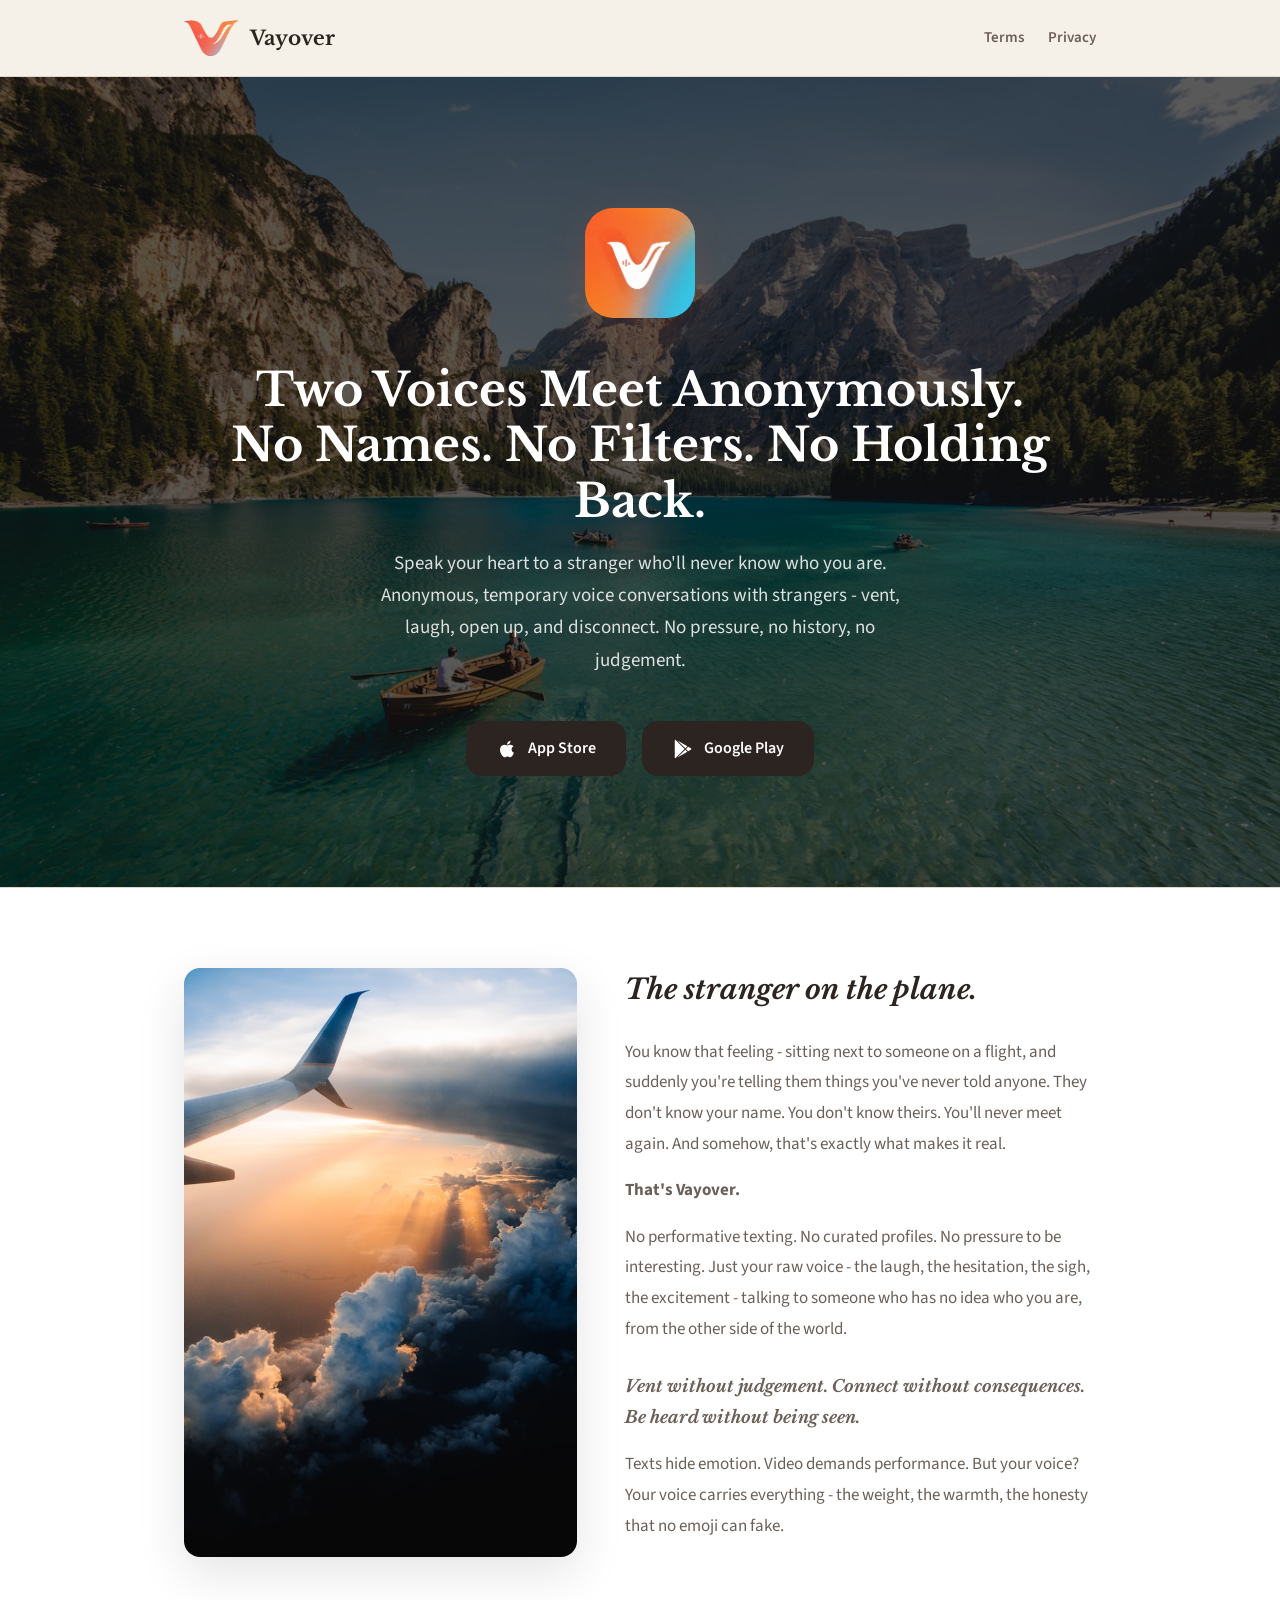
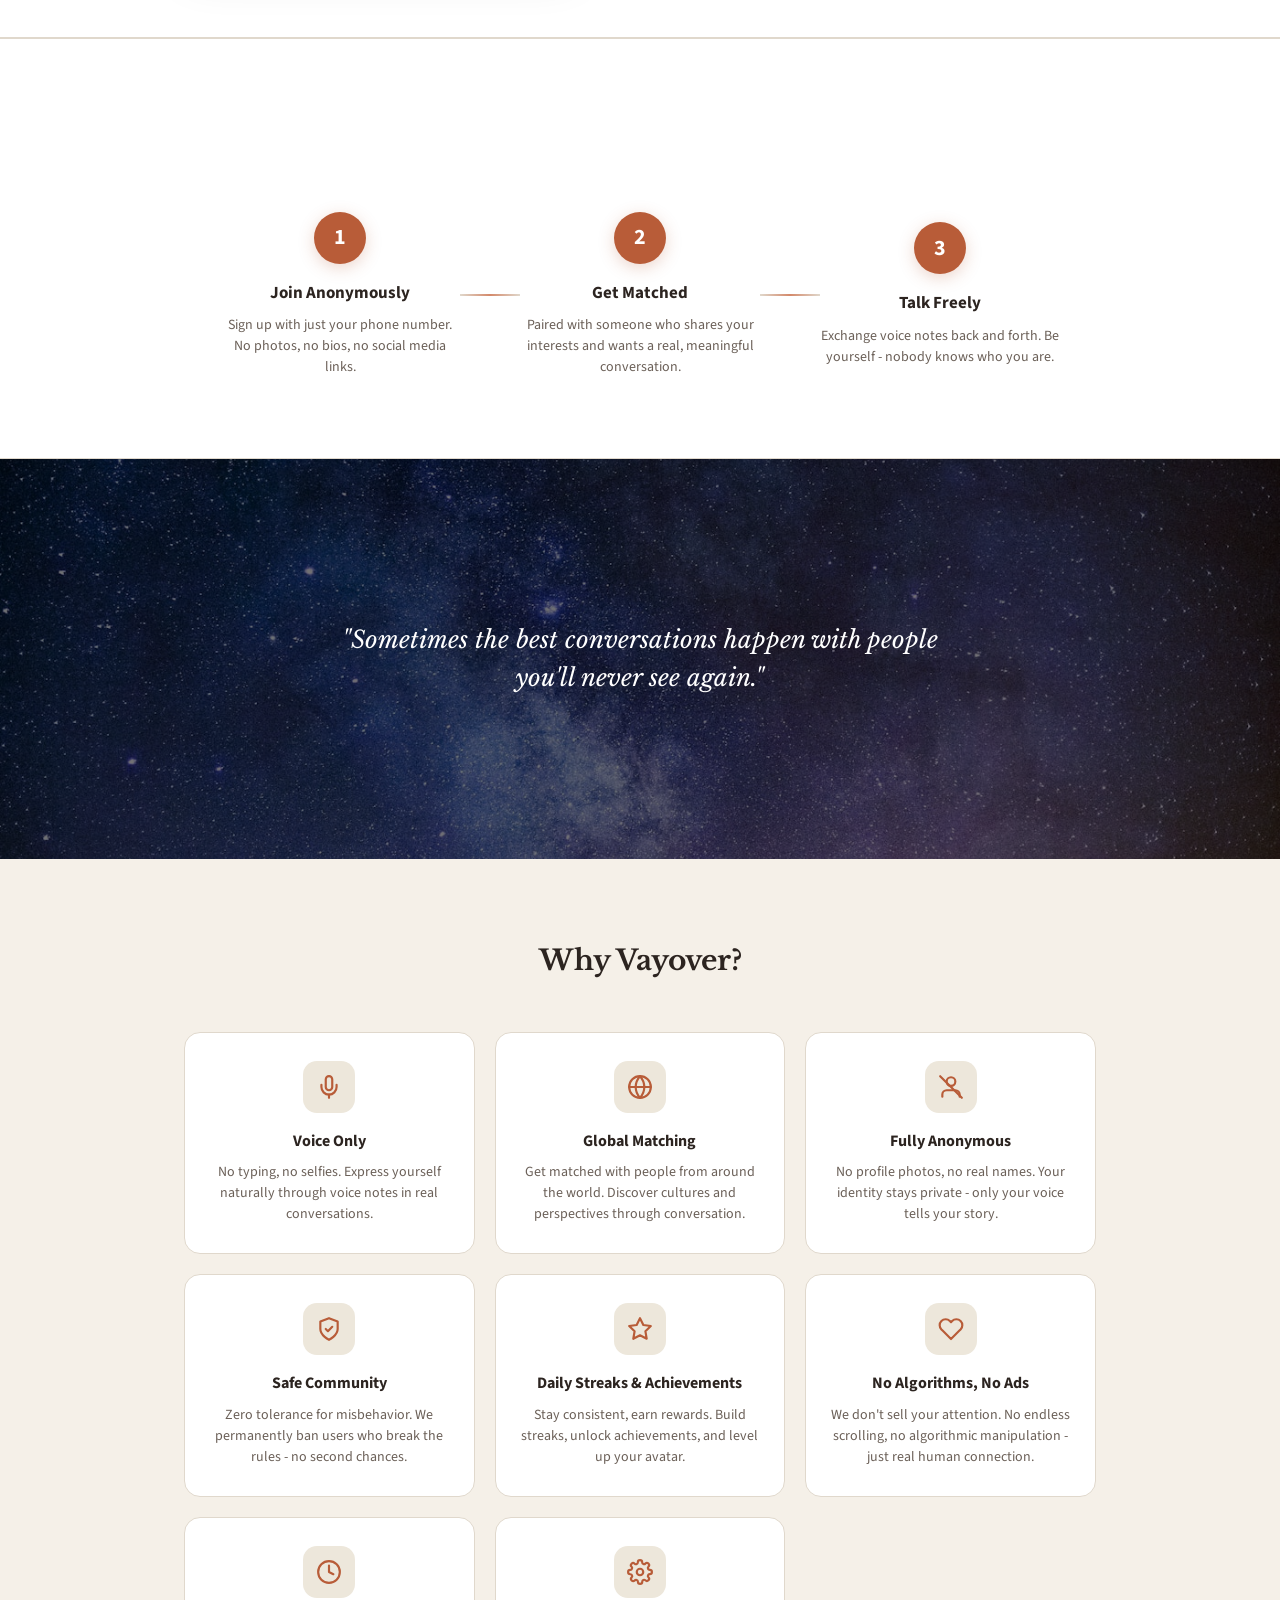
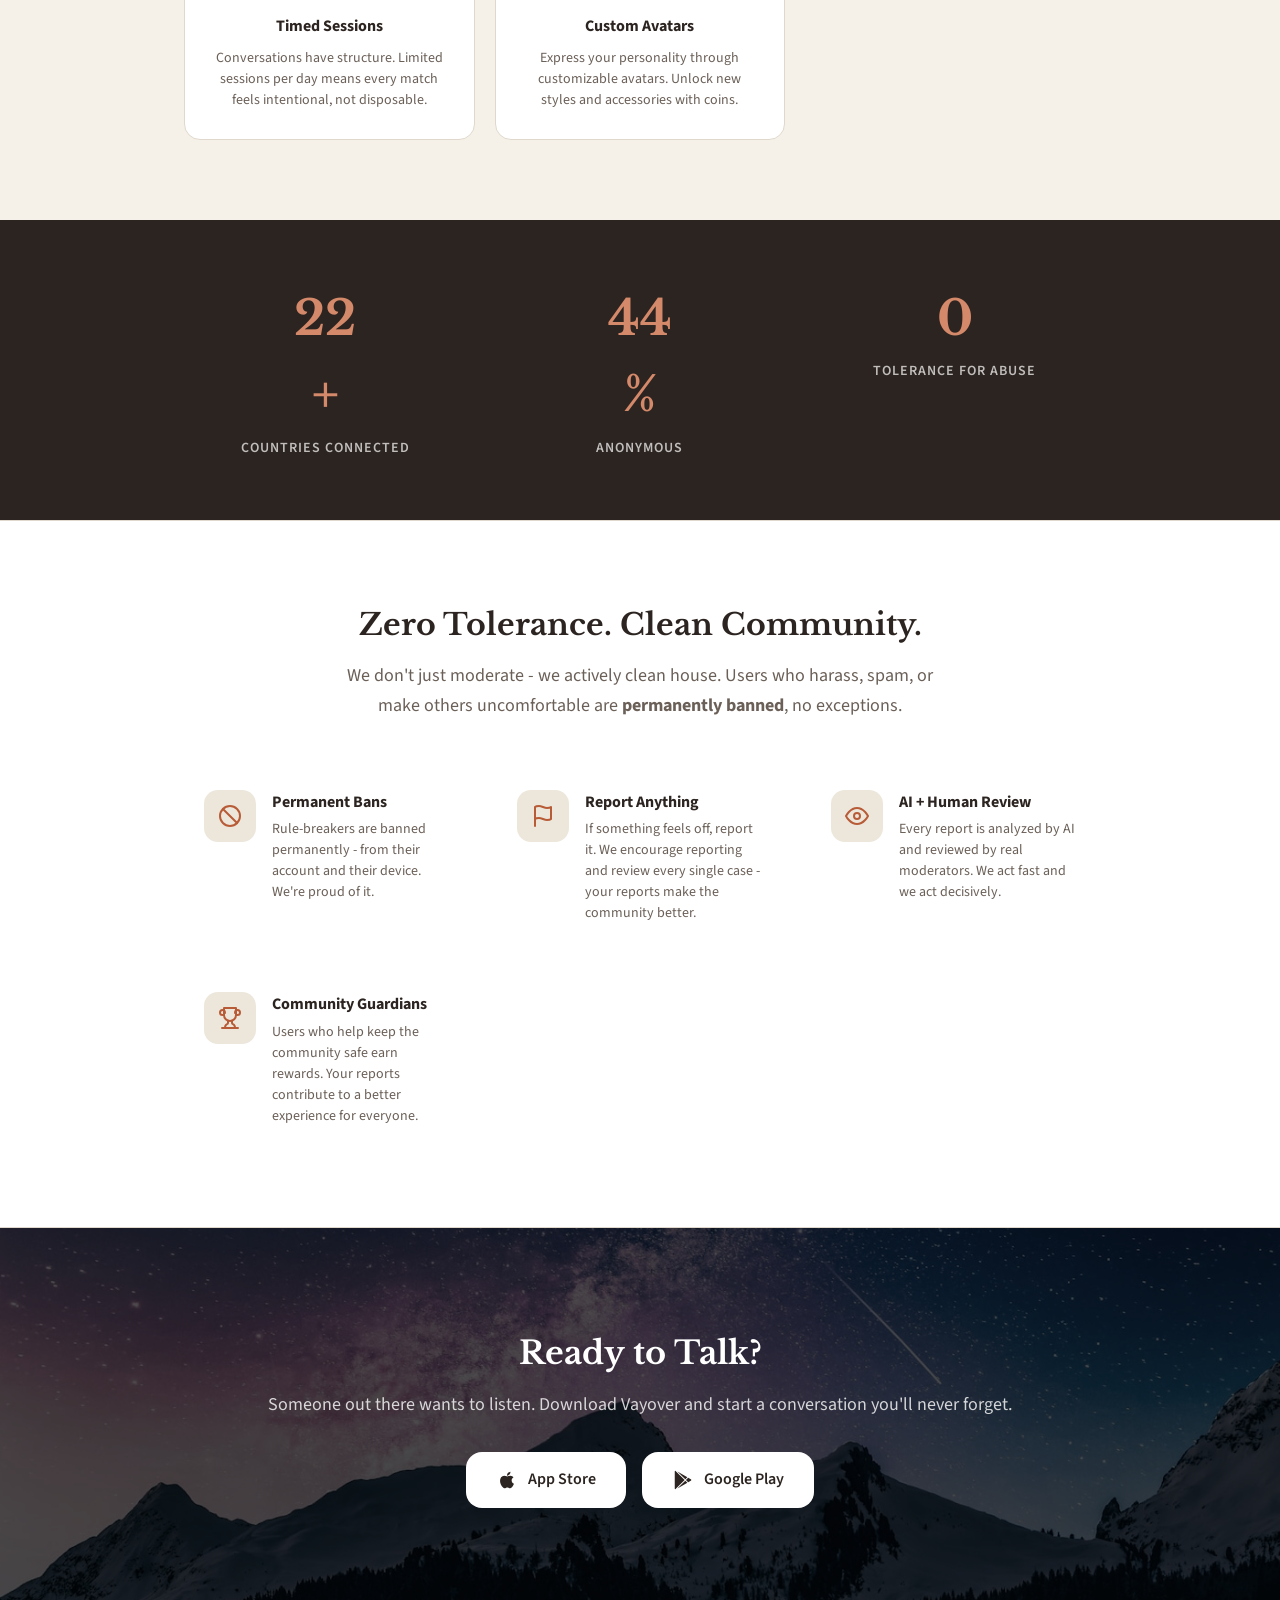
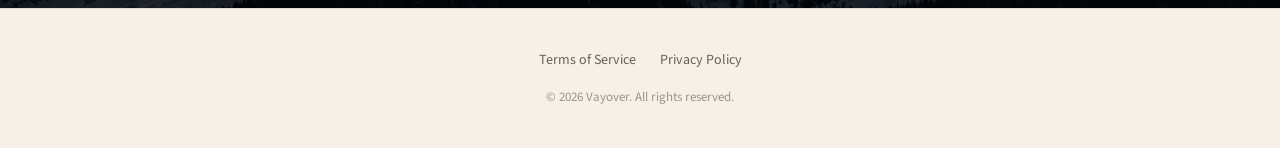
<file: index.html>
<!DOCTYPE html>
<html lang="en">
<head>
  <meta charset="UTF-8">
  <meta name="viewport" content="width=device-width, initial-scale=1.0">
  <title>Vayover - Voice-based Anonymous Conversations</title>
  <meta name="description" content="Anonymous voice conversations with strangers. Vent, laugh, open up - no names, no judgement.">
  <link rel="icon" href="assets/icon.png" type="image/png">
  <link rel="stylesheet" href="assets/style.css">
</head>
<body>

  <nav class="nav">
    <div class="container">
      <a href="/" class="nav-brand">
        <img src="assets/logo.png" alt="Vayover">
        <span>Vayover</span>
      </a>
      <ul class="nav-links">
        <li><a href="terms.html">Terms</a></li>
        <li><a href="privacy.html">Privacy</a></li>
      </ul>
    </div>
  </nav>

  <!-- Hero with background image -->
  <section class="hero">
    <div class="hero-bg">
      <img src="assets/images/hero-bg.jpg" alt="" loading="eager">
    </div>
    <div class="container hero-content">
      <img src="assets/icon.png" alt="Vayover" class="hero-icon">
      <h1 class="fade-up">Two Voices Meet Anonymously.<br>No Names. No Filters. No Holding Back.</h1>
      <p class="fade-up delay-1">Speak your heart to a stranger who'll never know who you are. Anonymous, temporary voice conversations with strangers - vent, laugh, open up, and disconnect. No pressure, no history, no judgement.</p>
      <div class="hero-buttons fade-up delay-2">
        <a href="#" class="btn btn-primary">
          <svg viewBox="0 0 24 24" fill="currentColor"><path d="M17.05 20.28c-.98.95-2.05.8-3.08.35-1.09-.46-2.09-.48-3.24 0-1.44.62-2.2.44-3.06-.35C2.79 15.25 3.51 7.59 9.05 7.31c1.35.07 2.29.74 3.08.8 1.18-.24 2.31-.93 3.57-.84 1.51.12 2.65.72 3.4 1.8-3.12 1.87-2.38 5.98.48 7.13-.57 1.5-1.31 2.99-2.54 4.09zM12.03 7.25c-.15-2.23 1.66-4.07 3.74-4.25.29 2.58-2.34 4.5-3.74 4.25z"/></svg>
          App Store
        </a>
        <a href="#" class="btn btn-primary">
          <svg viewBox="0 0 24 24" fill="currentColor"><path d="M3.609 1.814L13.792 12 3.61 22.186a.996.996 0 0 1-.61-.92V2.734a1 1 0 0 1 .609-.92zm10.89 10.893l2.302 2.302-10.937 6.333 8.635-8.635zm3.199-3.198l2.807 1.626a1 1 0 0 1 0 1.73l-2.808 1.626L15.206 12l2.492-2.491zM5.864 2.658L16.802 8.99l-2.303 2.303-8.635-8.636z"/></svg>
          Google Play
        </a>
      </div>
    </div>
  </section>

  <!-- Philosophy with side image -->
  <section class="philosophy">
    <div class="container philosophy-layout">
      <div class="philosophy-image scroll-reveal">
        <img src="assets/images/airplane-window.jpg" alt="Airplane window view">
      </div>
      <div class="philosophy-content scroll-reveal">
        <h2>The stranger on the plane.</h2>
        <p>You know that feeling - sitting next to someone on a flight, and suddenly you're telling them things you've never told anyone. They don't know your name. You don't know theirs. You'll never meet again. And somehow, that's exactly what makes it real.</p>
        <p><strong>That's Vayover.</strong></p>
        <p>No performative texting. No curated profiles. No pressure to be interesting. Just your raw voice - the laugh, the hesitation, the sigh, the excitement - talking to someone who has no idea who you are, from the other side of the world.</p>
        <p class="philosophy-highlight">Vent without judgement. Connect without consequences. Be heard without being seen.</p>
        <p>Texts hide emotion. Video demands performance. But your voice? Your voice carries everything - the weight, the warmth, the honesty that no emoji can fake.</p>
      </div>
    </div>
  </section>

  <!-- How it works -->
  <section class="how-it-works">
    <div class="container">
      <h2 class="scroll-reveal">How It Works</h2>
      <div class="steps">
        <div class="step scroll-reveal">
          <div class="step-number">1</div>
          <h3>Join Anonymously</h3>
          <p>Sign up with just your phone number. No photos, no bios, no social media links.</p>
        </div>
        <div class="step-connector scroll-reveal"></div>
        <div class="step scroll-reveal">
          <div class="step-number">2</div>
          <h3>Get Matched</h3>
          <p>Paired with someone who shares your interests and wants a real, meaningful conversation.</p>
        </div>
        <div class="step-connector scroll-reveal"></div>
        <div class="step scroll-reveal">
          <div class="step-number">3</div>
          <h3>Talk Freely</h3>
          <p>Exchange voice notes back and forth. Be yourself - nobody knows who you are.</p>
        </div>
      </div>
    </div>
  </section>

  <!-- Visual break - full width image -->
  <section class="image-break">
    <img src="assets/images/night-sky.jpg" alt="Night sky">
    <div class="image-break-overlay">
      <p class="scroll-reveal">"Sometimes the best conversations happen with people you'll never see again."</p>
    </div>
  </section>

  <!-- Features -->
  <section class="features">
    <div class="container">
      <h2 class="scroll-reveal">Why Vayover?</h2>
      <div class="features-grid">
        <div class="feature-card scroll-reveal">
          <div class="icon"><svg viewBox="0 0 24 24" fill="none" stroke="currentColor" stroke-width="2" stroke-linecap="round" stroke-linejoin="round"><path d="M12 2a3 3 0 0 0-3 3v7a3 3 0 0 0 6 0V5a3 3 0 0 0-3-3z"/><path d="M19 10v2a7 7 0 0 1-14 0v-2"/><line x1="12" y1="19" x2="12" y2="22"/></svg></div>
          <h3>Voice Only</h3>
          <p>No typing, no selfies. Express yourself naturally through voice notes in real conversations.</p>
        </div>
        <div class="feature-card scroll-reveal">
          <div class="icon"><svg viewBox="0 0 24 24" fill="none" stroke="currentColor" stroke-width="2" stroke-linecap="round" stroke-linejoin="round"><circle cx="12" cy="12" r="10"/><line x1="2" y1="12" x2="22" y2="12"/><path d="M12 2a15.3 15.3 0 0 1 4 10 15.3 15.3 0 0 1-4 10 15.3 15.3 0 0 1-4-10 15.3 15.3 0 0 1 4-10z"/></svg></div>
          <h3>Global Matching</h3>
          <p>Get matched with people from around the world. Discover cultures and perspectives through conversation.</p>
        </div>
        <div class="feature-card scroll-reveal">
          <div class="icon"><svg viewBox="0 0 24 24" fill="none" stroke="currentColor" stroke-width="2" stroke-linecap="round" stroke-linejoin="round"><path d="M20 21v-2a4 4 0 0 0-4-4H8a4 4 0 0 0-4 4v2"/><circle cx="12" cy="7" r="4"/><line x1="2" y1="2" x2="22" y2="22"/></svg></div>
          <h3>Fully Anonymous</h3>
          <p>No profile photos, no real names. Your identity stays private - only your voice tells your story.</p>
        </div>
        <div class="feature-card scroll-reveal">
          <div class="icon"><svg viewBox="0 0 24 24" fill="none" stroke="currentColor" stroke-width="2" stroke-linecap="round" stroke-linejoin="round"><path d="M12 22s8-4 8-10V5l-8-3-8 3v7c0 6 8 10 8 10z"/><polyline points="9 12 11 14 15 10"/></svg></div>
          <h3>Safe Community</h3>
          <p>Zero tolerance for misbehavior. We permanently ban users who break the rules - no second chances.</p>
        </div>
        <div class="feature-card scroll-reveal">
          <div class="icon"><svg viewBox="0 0 24 24" fill="none" stroke="currentColor" stroke-width="2" stroke-linecap="round" stroke-linejoin="round"><polygon points="12 2 15.09 8.26 22 9.27 17 14.14 18.18 21.02 12 17.77 5.82 21.02 7 14.14 2 9.27 8.91 8.26 12 2"/></svg></div>
          <h3>Daily Streaks & Achievements</h3>
          <p>Stay consistent, earn rewards. Build streaks, unlock achievements, and level up your avatar.</p>
        </div>
        <div class="feature-card scroll-reveal">
          <div class="icon"><svg viewBox="0 0 24 24" fill="none" stroke="currentColor" stroke-width="2" stroke-linecap="round" stroke-linejoin="round"><path d="M20.84 4.61a5.5 5.5 0 0 0-7.78 0L12 5.67l-1.06-1.06a5.5 5.5 0 0 0-7.78 7.78l1.06 1.06L12 21.23l7.78-7.78 1.06-1.06a5.5 5.5 0 0 0 0-7.78z"/></svg></div>
          <h3>No Algorithms, No Ads</h3>
          <p>We don't sell your attention. No endless scrolling, no algorithmic manipulation - just real human connection.</p>
        </div>
        <div class="feature-card scroll-reveal">
          <div class="icon"><svg viewBox="0 0 24 24" fill="none" stroke="currentColor" stroke-width="2" stroke-linecap="round" stroke-linejoin="round"><circle cx="12" cy="12" r="10"/><polyline points="12 6 12 12 16 14"/></svg></div>
          <h3>Timed Sessions</h3>
          <p>Conversations have structure. Limited sessions per day means every match feels intentional, not disposable.</p>
        </div>
        <div class="feature-card scroll-reveal">
          <div class="icon"><svg viewBox="0 0 24 24" fill="none" stroke="currentColor" stroke-width="2" stroke-linecap="round" stroke-linejoin="round"><circle cx="12" cy="12" r="3"/><path d="M19.4 15a1.65 1.65 0 0 0 .33 1.82l.06.06a2 2 0 0 1-2.83 2.83l-.06-.06a1.65 1.65 0 0 0-1.82-.33 1.65 1.65 0 0 0-1 1.51V21a2 2 0 0 1-4 0v-.09a1.65 1.65 0 0 0-1.08-1.51 1.65 1.65 0 0 0-1.82.33l-.06.06a2 2 0 0 1-2.83-2.83l.06-.06a1.65 1.65 0 0 0 .33-1.82 1.65 1.65 0 0 0-1.51-1H3a2 2 0 0 1 0-4h.09a1.65 1.65 0 0 0 1.51-1.08 1.65 1.65 0 0 0-.33-1.82l-.06-.06a2 2 0 0 1 2.83-2.83l.06.06a1.65 1.65 0 0 0 1.82.33H9a1.65 1.65 0 0 0 1-1.51V3a2 2 0 0 1 4 0v.09a1.65 1.65 0 0 0 1.08 1.51 1.65 1.65 0 0 0 1.82-.33l.06-.06a2 2 0 0 1 2.83 2.83l-.06.06a1.65 1.65 0 0 0-.33 1.82V9a1.65 1.65 0 0 0 1.51 1H21a2 2 0 0 1 0 4h-.09a1.65 1.65 0 0 0-1.51 1.08z"/></svg></div>
          <h3>Custom Avatars</h3>
          <p>Express your personality through customizable avatars. Unlock new styles and accessories with coins.</p>
        </div>
      </div>
    </div>
  </section>

  <!-- Stats / Social Proof -->
  <section class="stats-section">
    <div class="container">
      <div class="stats-grid">
        <div class="stat scroll-reveal">
          <span class="stat-number" data-target="50">0</span><span class="stat-suffix">+</span>
          <span class="stat-label">Countries Connected</span>
        </div>
        <div class="stat scroll-reveal">
          <span class="stat-number" data-target="100">0</span><span class="stat-suffix">%</span>
          <span class="stat-label">Anonymous</span>
        </div>
        <div class="stat scroll-reveal">
          <span class="stat-number" data-target="0">0</span><span class="stat-suffix"></span>
          <span class="stat-label">Tolerance for Abuse</span>
        </div>
      </div>
    </div>
  </section>

  <!-- Safety Banner -->
  <section class="safety-banner">
    <div class="container">
      <h2 class="scroll-reveal">Zero Tolerance. Clean Community.</h2>
      <p class="safety-lead scroll-reveal">We don't just moderate - we actively clean house. Users who harass, spam, or make others uncomfortable are <strong>permanently banned</strong>, no exceptions.</p>
      <div class="safety-points">
        <div class="safety-point scroll-reveal">
          <span class="safety-icon"><svg viewBox="0 0 24 24" fill="none" stroke="currentColor" stroke-width="2" stroke-linecap="round" stroke-linejoin="round"><circle cx="12" cy="12" r="10"/><line x1="4.93" y1="4.93" x2="19.07" y2="19.07"/></svg></span>
          <div>
            <h4>Permanent Bans</h4>
            <p>Rule-breakers are banned permanently - from their account and their device. We're proud of it.</p>
          </div>
        </div>
        <div class="safety-point scroll-reveal">
          <span class="safety-icon"><svg viewBox="0 0 24 24" fill="none" stroke="currentColor" stroke-width="2" stroke-linecap="round" stroke-linejoin="round"><path d="M4 15s1-1 4-1 5 2 8 2 4-1 4-1V3s-1 1-4 1-5-2-8-2-4 1-4 1z"/><line x1="4" y1="22" x2="4" y2="15"/></svg></span>
          <div>
            <h4>Report Anything</h4>
            <p>If something feels off, report it. We encourage reporting and review every single case - your reports make the community better.</p>
          </div>
        </div>
        <div class="safety-point scroll-reveal">
          <span class="safety-icon"><svg viewBox="0 0 24 24" fill="none" stroke="currentColor" stroke-width="2" stroke-linecap="round" stroke-linejoin="round"><path d="M1 12s4-8 11-8 11 8 11 8-4 8-11 8-11-8-11-8z"/><circle cx="12" cy="12" r="3"/></svg></span>
          <div>
            <h4>AI + Human Review</h4>
            <p>Every report is analyzed by AI and reviewed by real moderators. We act fast and we act decisively.</p>
          </div>
        </div>
        <div class="safety-point scroll-reveal">
          <span class="safety-icon"><svg viewBox="0 0 24 24" fill="none" stroke="currentColor" stroke-width="2" stroke-linecap="round" stroke-linejoin="round"><path d="M6 9H4.5a2.5 2.5 0 0 1 0-5C7 4 7 7 7 7"/><path d="M18 9h1.5a2.5 2.5 0 0 0 0-5C17 4 17 7 17 7"/><path d="M4 22h16"/><path d="M10 14.66V17c0 .55-.47.98-.97 1.21C7.85 18.75 7 20.24 7 22"/><path d="M14 14.66V17c0 .55.47.98.97 1.21C16.15 18.75 17 20.24 17 22"/><path d="M18 2H6v7a6 6 0 0 0 12 0V2Z"/></svg></span>
          <div>
            <h4>Community Guardians</h4>
            <p>Users who help keep the community safe earn rewards. Your reports contribute to a better experience for everyone.</p>
          </div>
        </div>
      </div>
    </div>
  </section>

  <!-- Final CTA with background -->
  <section class="cta-section">
    <div class="cta-bg">
      <img src="assets/images/mountains.jpg" alt="">
    </div>
    <div class="container cta-content">
      <h2 class="scroll-reveal">Ready to Talk?</h2>
      <p class="scroll-reveal">Someone out there wants to listen. Download Vayover and start a conversation you'll never forget.</p>
      <div class="hero-buttons scroll-reveal">
        <a href="#" class="btn btn-light">
          <svg viewBox="0 0 24 24" fill="currentColor"><path d="M17.05 20.28c-.98.95-2.05.8-3.08.35-1.09-.46-2.09-.48-3.24 0-1.44.62-2.2.44-3.06-.35C2.79 15.25 3.51 7.59 9.05 7.31c1.35.07 2.29.74 3.08.8 1.18-.24 2.31-.93 3.57-.84 1.51.12 2.65.72 3.4 1.8-3.12 1.87-2.38 5.98.48 7.13-.57 1.5-1.31 2.99-2.54 4.09zM12.03 7.25c-.15-2.23 1.66-4.07 3.74-4.25.29 2.58-2.34 4.5-3.74 4.25z"/></svg>
          App Store
        </a>
        <a href="#" class="btn btn-light">
          <svg viewBox="0 0 24 24" fill="currentColor"><path d="M3.609 1.814L13.792 12 3.61 22.186a.996.996 0 0 1-.61-.92V2.734a1 1 0 0 1 .609-.92zm10.89 10.893l2.302 2.302-10.937 6.333 8.635-8.635zm3.199-3.198l2.807 1.626a1 1 0 0 1 0 1.73l-2.808 1.626L15.206 12l2.492-2.491zM5.864 2.658L16.802 8.99l-2.303 2.303-8.635-8.636z"/></svg>
          Google Play
        </a>
      </div>
    </div>
  </section>

  <footer class="footer">
    <div class="container">
      <div class="footer-links">
        <a href="terms.html">Terms of Service</a>
        <a href="privacy.html">Privacy Policy</a>
      </div>
      <p class="footer-copy">&copy; 2026 Vayover. All rights reserved.</p>
    </div>
  </footer>

  <script>
    // Scroll reveal animation
    const observer = new IntersectionObserver((entries) => {
      entries.forEach(entry => {
        if (entry.isIntersecting) {
          entry.target.classList.add('revealed');
        }
      });
    }, { threshold: 0.1, rootMargin: '0px 0px -50px 0px' });

    document.querySelectorAll('.scroll-reveal').forEach(el => observer.observe(el));

    // Counter animation for stats
    const countObserver = new IntersectionObserver((entries) => {
      entries.forEach(entry => {
        if (entry.isIntersecting) {
          const el = entry.target;
          const target = parseInt(el.dataset.target);
          let current = 0;
          const increment = Math.max(1, Math.floor(target / 40));
          const timer = setInterval(() => {
            current += increment;
            if (current >= target) {
              current = target;
              clearInterval(timer);
            }
            el.textContent = current;
          }, 30);
          countObserver.unobserve(el);
        }
      });
    }, { threshold: 0.5 });

    document.querySelectorAll('.stat-number').forEach(el => countObserver.observe(el));

    // Parallax effect on hero background
    window.addEventListener('scroll', () => {
      const hero = document.querySelector('.hero-bg img');
      if (hero) {
        const scrolled = window.pageYOffset;
        hero.style.transform = `translateY(${scrolled * 0.3}px)`;
      }
    });

  </script>

</body>
</html>
</file>
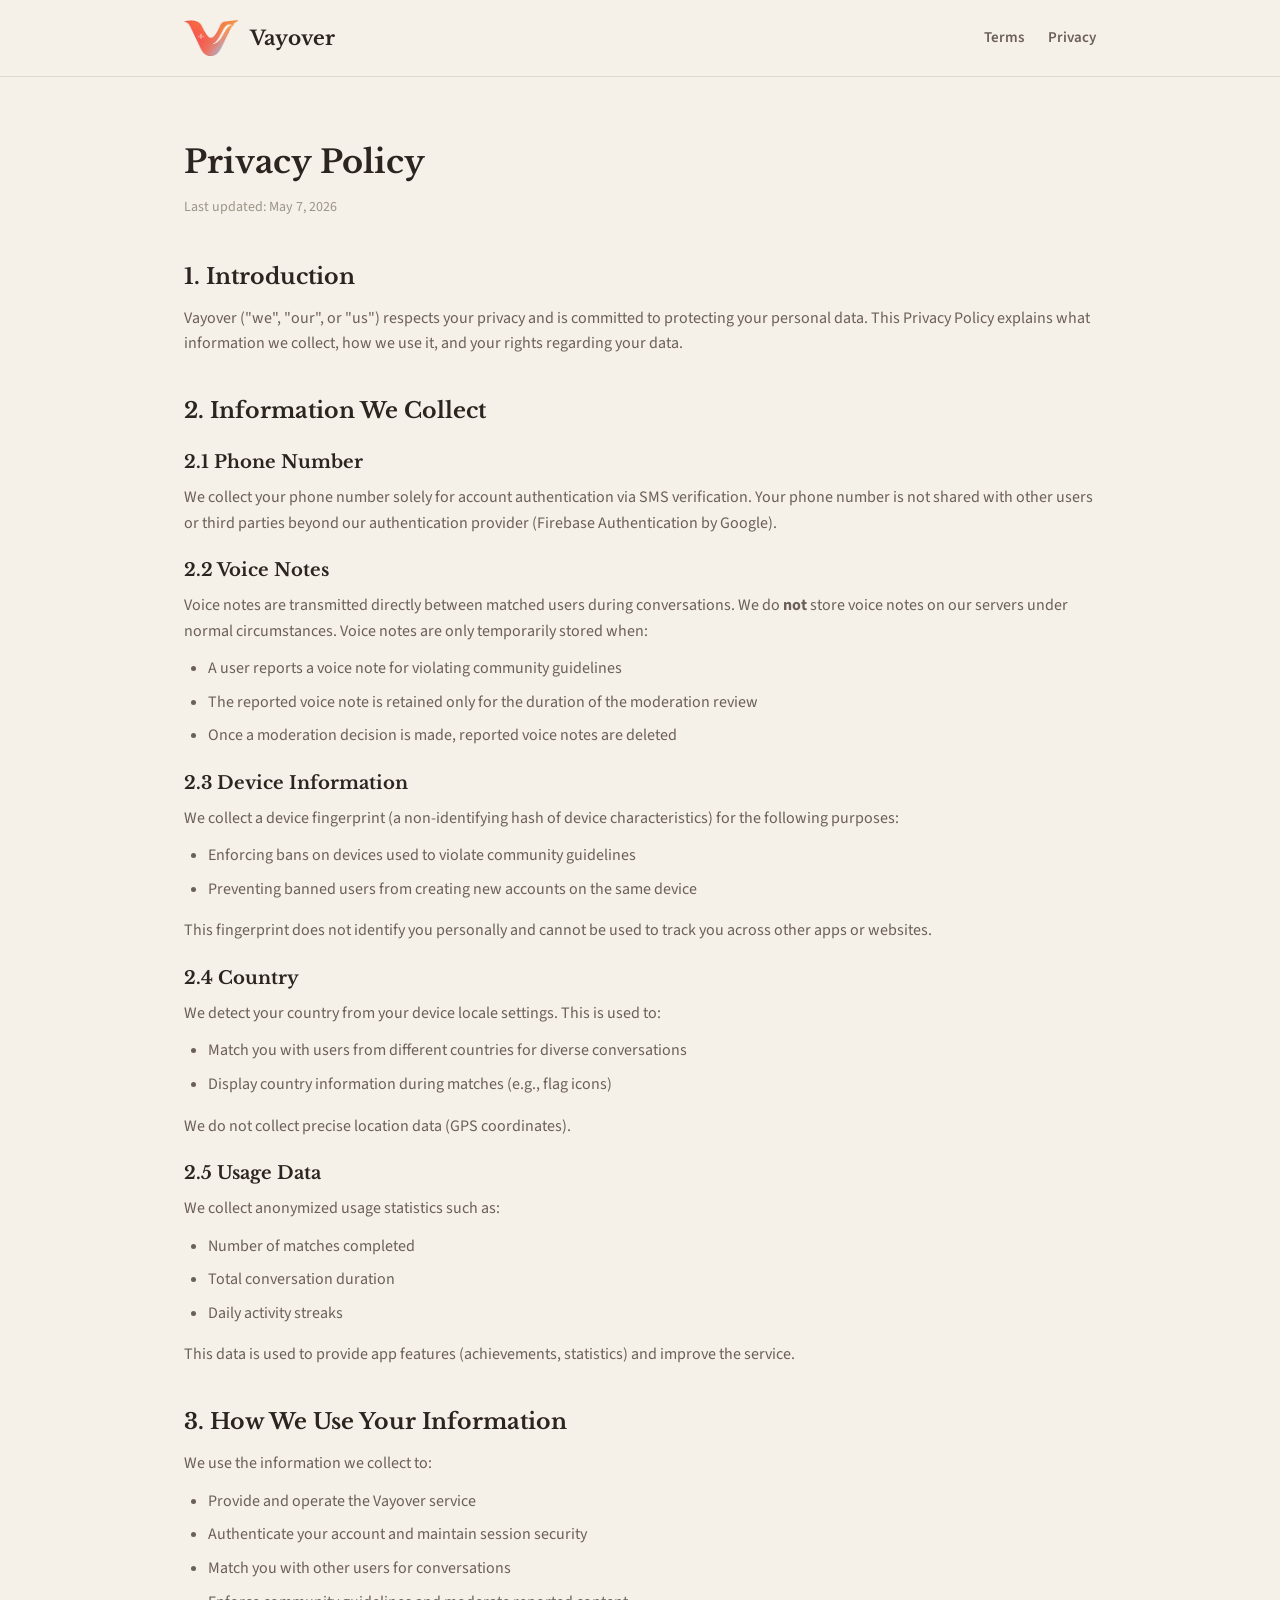
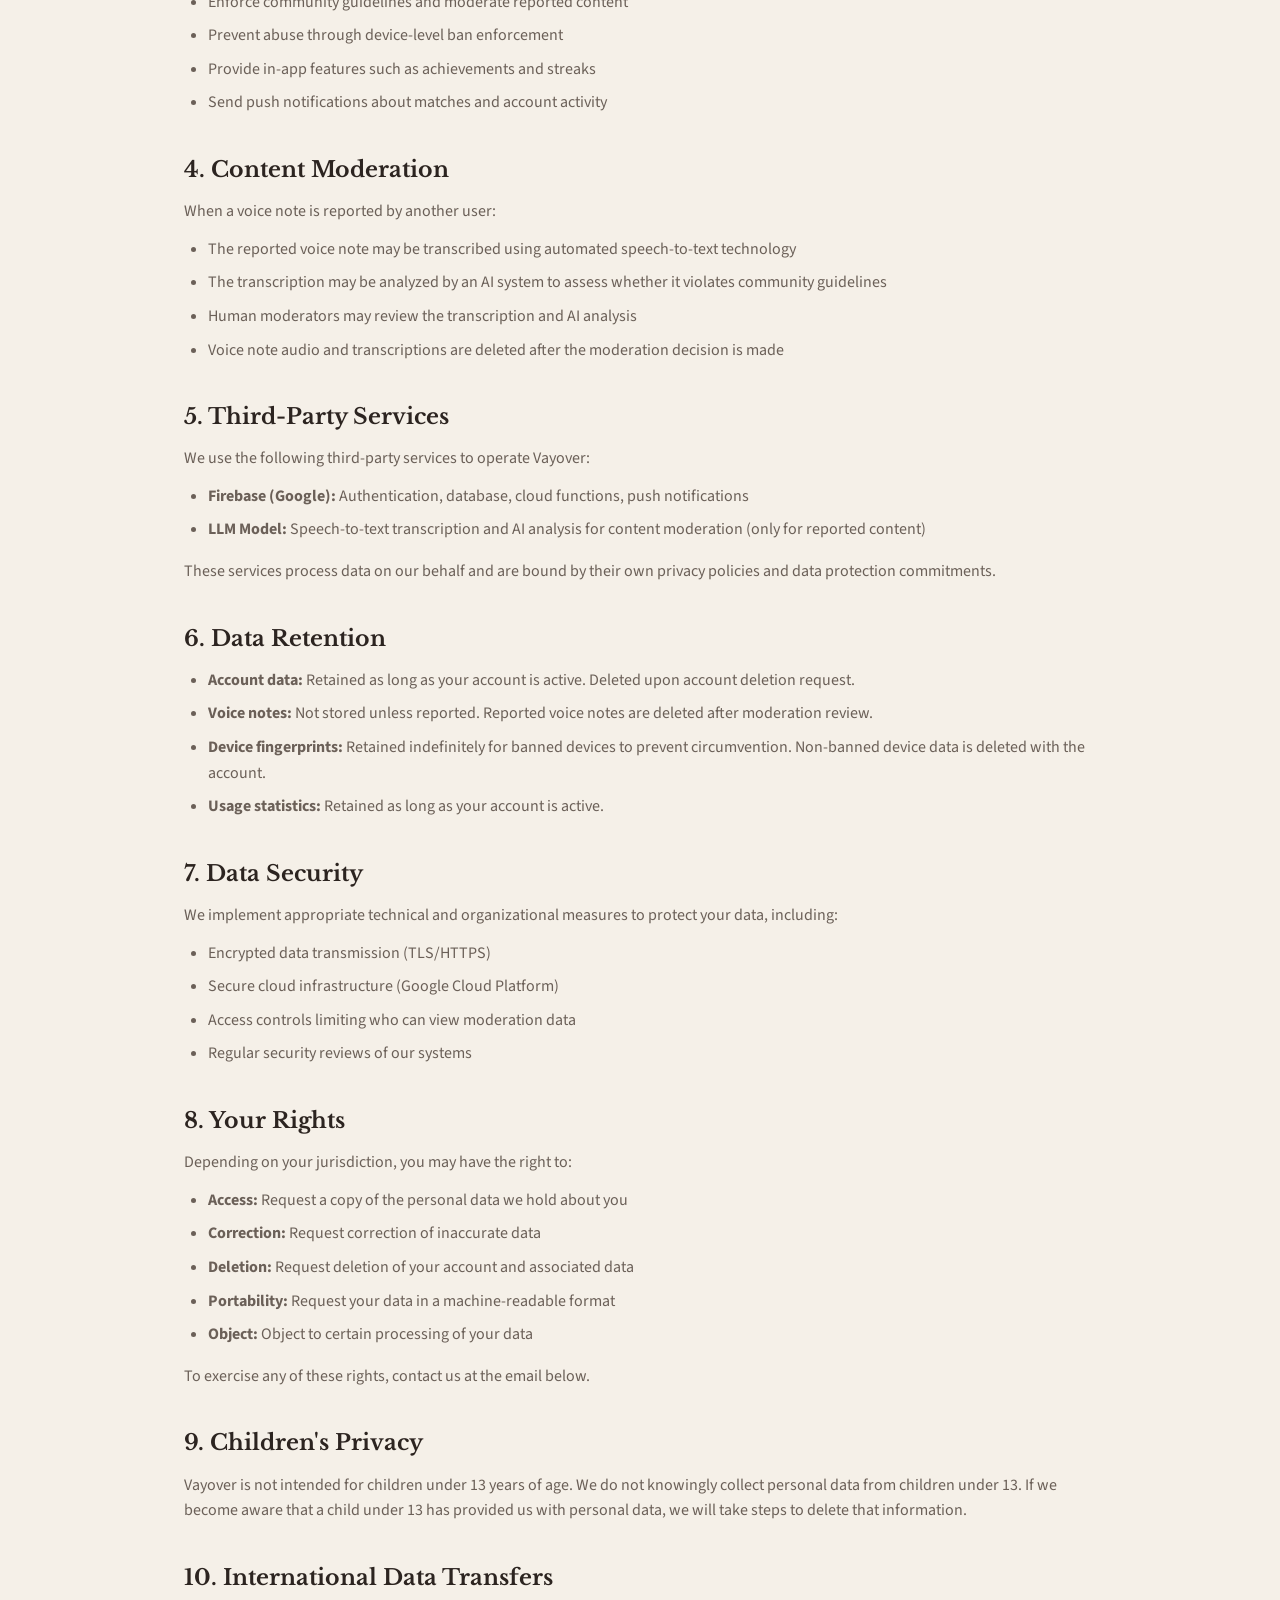
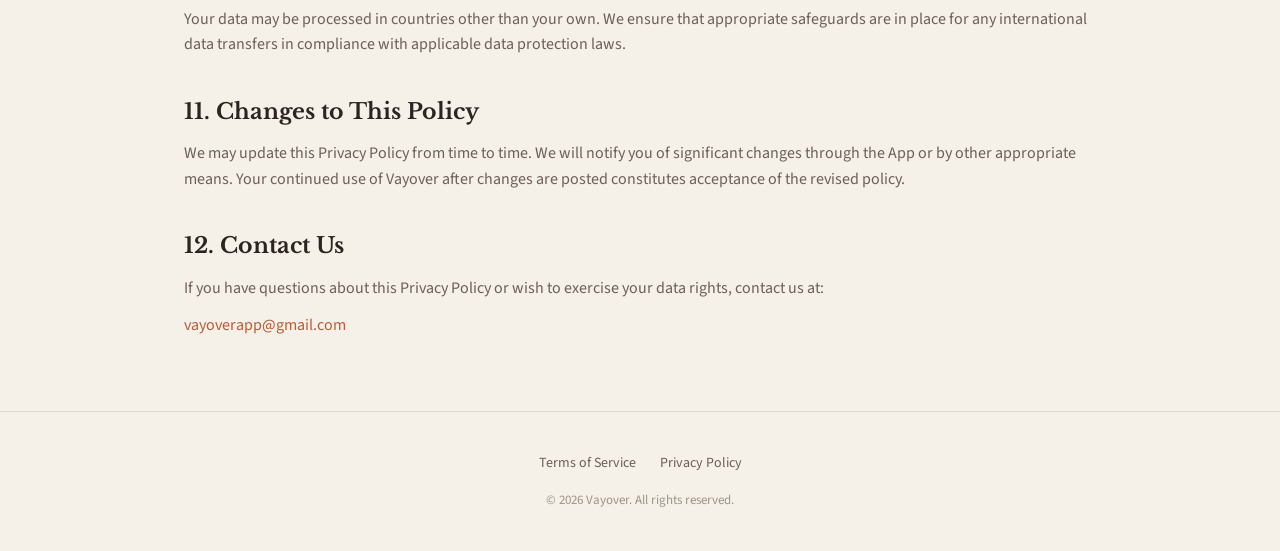
<file: privacy.html>
<!DOCTYPE html>
<html lang="en">
<head>
  <meta charset="UTF-8">
  <meta name="viewport" content="width=device-width, initial-scale=1.0">
  <title>Privacy Policy - Vayover</title>
  <link rel="icon" href="assets/icon.png" type="image/png">
  <link rel="stylesheet" href="assets/style.css">
</head>
<body>

  <nav class="nav">
    <div class="container">
      <a href="/" class="nav-brand">
        <img src="assets/logo.png" alt="Vayover">
        <span>Vayover</span>
      </a>
      <ul class="nav-links">
        <li><a href="terms.html">Terms</a></li>
        <li><a href="privacy.html">Privacy</a></li>
      </ul>
    </div>
  </nav>

  <section class="legal">
    <div class="container">
      <h1>Privacy Policy</h1>
      <p class="last-updated">Last updated: May 7, 2026</p>

      <h2>1. Introduction</h2>
      <p>Vayover ("we", "our", or "us") respects your privacy and is committed to protecting your personal data. This Privacy Policy explains what information we collect, how we use it, and your rights regarding your data.</p>

      <h2>2. Information We Collect</h2>

      <h3 style="font-size:18px; margin: 20px 0 8px;">2.1 Phone Number</h3>
      <p>We collect your phone number solely for account authentication via SMS verification. Your phone number is not shared with other users or third parties beyond our authentication provider (Firebase Authentication by Google).</p>

      <h3 style="font-size:18px; margin: 20px 0 8px;">2.2 Voice Notes</h3>
      <p>Voice notes are transmitted directly between matched users during conversations. We do <strong>not</strong> store voice notes on our servers under normal circumstances. Voice notes are only temporarily stored when:</p>
      <ul>
        <li>A user reports a voice note for violating community guidelines</li>
        <li>The reported voice note is retained only for the duration of the moderation review</li>
        <li>Once a moderation decision is made, reported voice notes are deleted</li>
      </ul>

      <h3 style="font-size:18px; margin: 20px 0 8px;">2.3 Device Information</h3>
      <p>We collect a device fingerprint (a non-identifying hash of device characteristics) for the following purposes:</p>
      <ul>
        <li>Enforcing bans on devices used to violate community guidelines</li>
        <li>Preventing banned users from creating new accounts on the same device</li>
      </ul>
      <p>This fingerprint does not identify you personally and cannot be used to track you across other apps or websites.</p>

      <h3 style="font-size:18px; margin: 20px 0 8px;">2.4 Country</h3>
      <p>We detect your country from your device locale settings. This is used to:</p>
      <ul>
        <li>Match you with users from different countries for diverse conversations</li>
        <li>Display country information during matches (e.g., flag icons)</li>
      </ul>
      <p>We do not collect precise location data (GPS coordinates).</p>

      <h3 style="font-size:18px; margin: 20px 0 8px;">2.5 Usage Data</h3>
      <p>We collect anonymized usage statistics such as:</p>
      <ul>
        <li>Number of matches completed</li>
        <li>Total conversation duration</li>
        <li>Daily activity streaks</li>
      </ul>
      <p>This data is used to provide app features (achievements, statistics) and improve the service.</p>

      <h2>3. How We Use Your Information</h2>
      <p>We use the information we collect to:</p>
      <ul>
        <li>Provide and operate the Vayover service</li>
        <li>Authenticate your account and maintain session security</li>
        <li>Match you with other users for conversations</li>
        <li>Enforce community guidelines and moderate reported content</li>
        <li>Prevent abuse through device-level ban enforcement</li>
        <li>Provide in-app features such as achievements and streaks</li>
        <li>Send push notifications about matches and account activity</li>
      </ul>

      <h2>4. Content Moderation</h2>
      <p>When a voice note is reported by another user:</p>
      <ul>
        <li>The reported voice note may be transcribed using automated speech-to-text technology</li>
        <li>The transcription may be analyzed by an AI system to assess whether it violates community guidelines</li>
        <li>Human moderators may review the transcription and AI analysis</li>
        <li>Voice note audio and transcriptions are deleted after the moderation decision is made</li>
      </ul>

      <h2>5. Third-Party Services</h2>
      <p>We use the following third-party services to operate Vayover:</p>
      <ul>
        <li><strong>Firebase (Google):</strong> Authentication, database, cloud functions, push notifications</li>
        <li><strong>LLM Model:</strong> Speech-to-text transcription and AI analysis for content moderation (only for reported content)</li>
      </ul>
      <p>These services process data on our behalf and are bound by their own privacy policies and data protection commitments.</p>

      <h2>6. Data Retention</h2>
      <ul>
        <li><strong>Account data:</strong> Retained as long as your account is active. Deleted upon account deletion request.</li>
        <li><strong>Voice notes:</strong> Not stored unless reported. Reported voice notes are deleted after moderation review.</li>
        <li><strong>Device fingerprints:</strong> Retained indefinitely for banned devices to prevent circumvention. Non-banned device data is deleted with the account.</li>
        <li><strong>Usage statistics:</strong> Retained as long as your account is active.</li>
      </ul>

      <h2>7. Data Security</h2>
      <p>We implement appropriate technical and organizational measures to protect your data, including:</p>
      <ul>
        <li>Encrypted data transmission (TLS/HTTPS)</li>
        <li>Secure cloud infrastructure (Google Cloud Platform)</li>
        <li>Access controls limiting who can view moderation data</li>
        <li>Regular security reviews of our systems</li>
      </ul>

      <h2>8. Your Rights</h2>
      <p>Depending on your jurisdiction, you may have the right to:</p>
      <ul>
        <li><strong>Access:</strong> Request a copy of the personal data we hold about you</li>
        <li><strong>Correction:</strong> Request correction of inaccurate data</li>
        <li><strong>Deletion:</strong> Request deletion of your account and associated data</li>
        <li><strong>Portability:</strong> Request your data in a machine-readable format</li>
        <li><strong>Object:</strong> Object to certain processing of your data</li>
      </ul>
      <p>To exercise any of these rights, contact us at the email below.</p>

      <h2>9. Children's Privacy</h2>
      <p>Vayover is not intended for children under 13 years of age. We do not knowingly collect personal data from children under 13. If we become aware that a child under 13 has provided us with personal data, we will take steps to delete that information.</p>

      <h2>10. International Data Transfers</h2>
      <p>Your data may be processed in countries other than your own. We ensure that appropriate safeguards are in place for any international data transfers in compliance with applicable data protection laws.</p>

      <h2>11. Changes to This Policy</h2>
      <p>We may update this Privacy Policy from time to time. We will notify you of significant changes through the App or by other appropriate means. Your continued use of Vayover after changes are posted constitutes acceptance of the revised policy.</p>

      <h2>12. Contact Us</h2>
      <p>If you have questions about this Privacy Policy or wish to exercise your data rights, contact us at:</p>
      <p><a href="mailto:vayoverapp@gmail.com">vayoverapp@gmail.com</a></p>
    </div>
  </section>

  <footer class="footer">
    <div class="container">
      <div class="footer-links">
        <a href="terms.html">Terms of Service</a>
        <a href="privacy.html">Privacy Policy</a>
      </div>
      <p class="footer-copy">&copy; 2026 Vayover. All rights reserved.</p>
    </div>
  </footer>

</body>
</html>
</file>
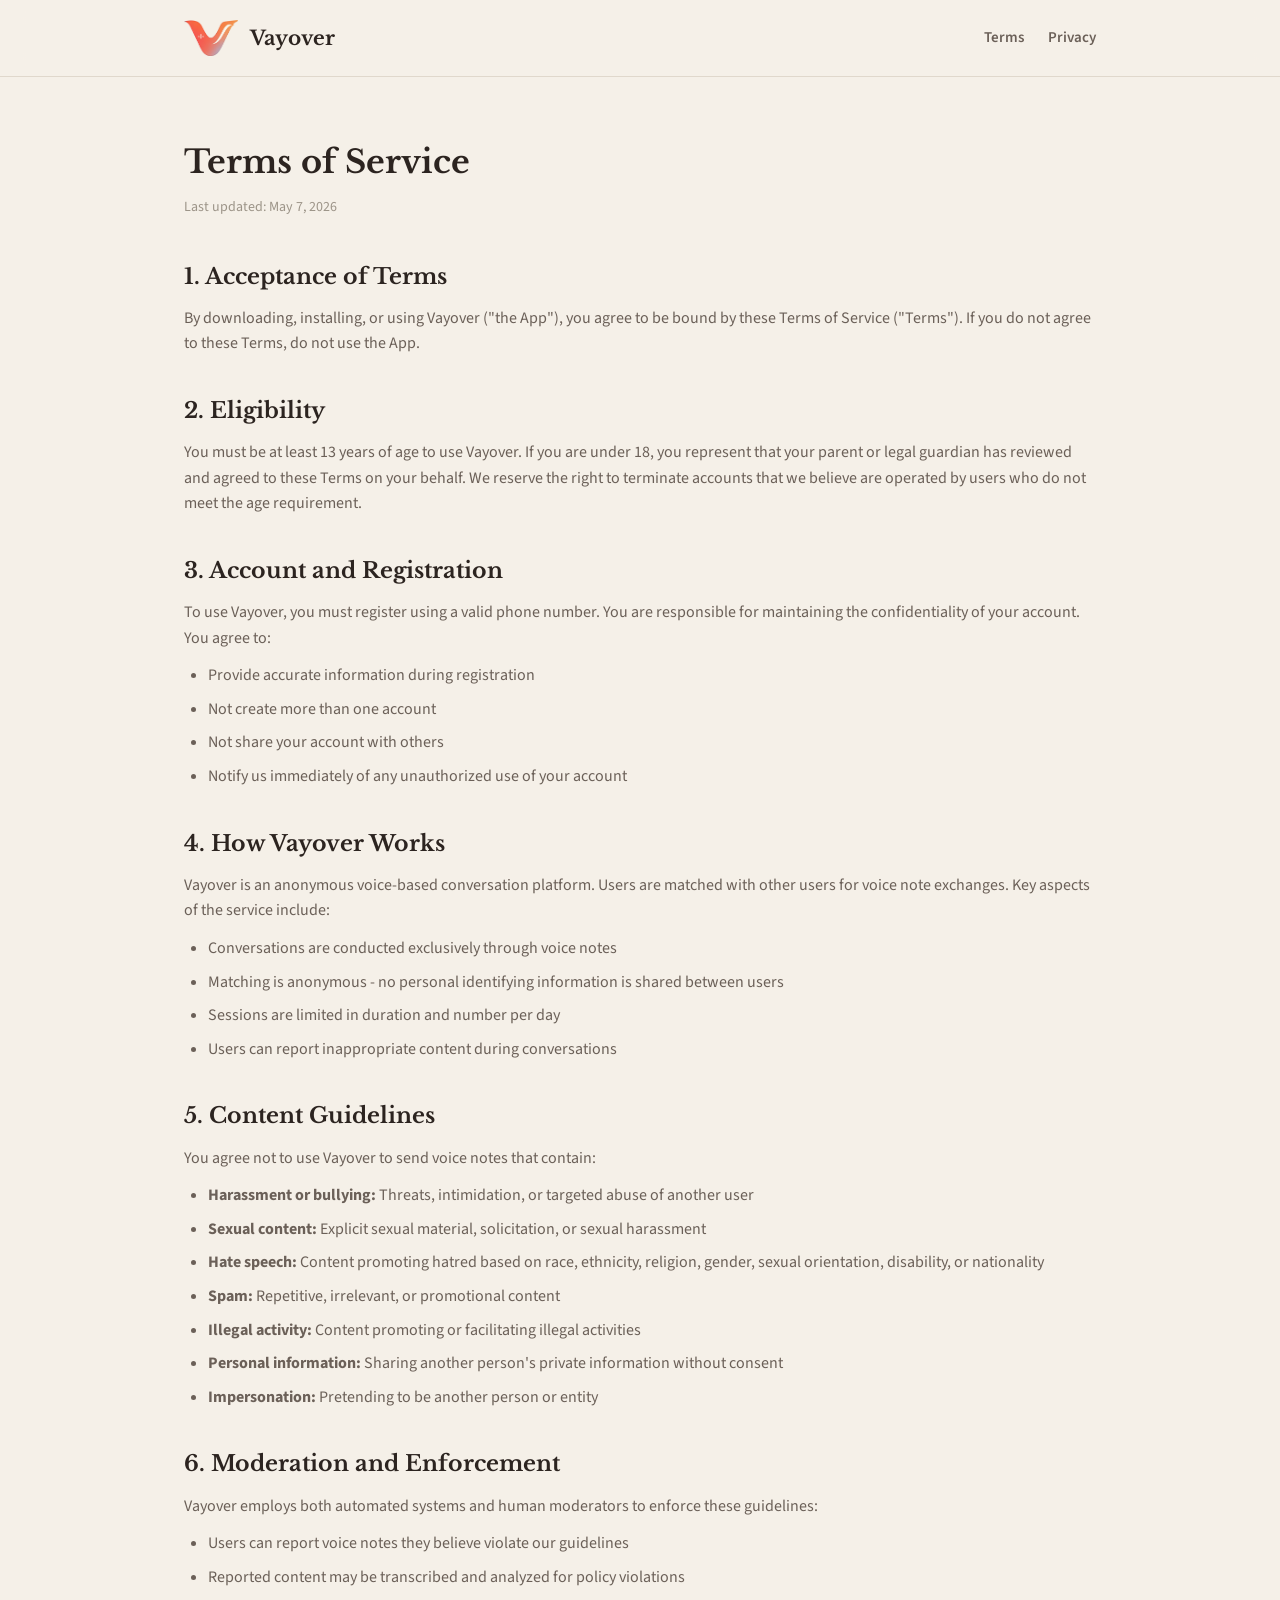
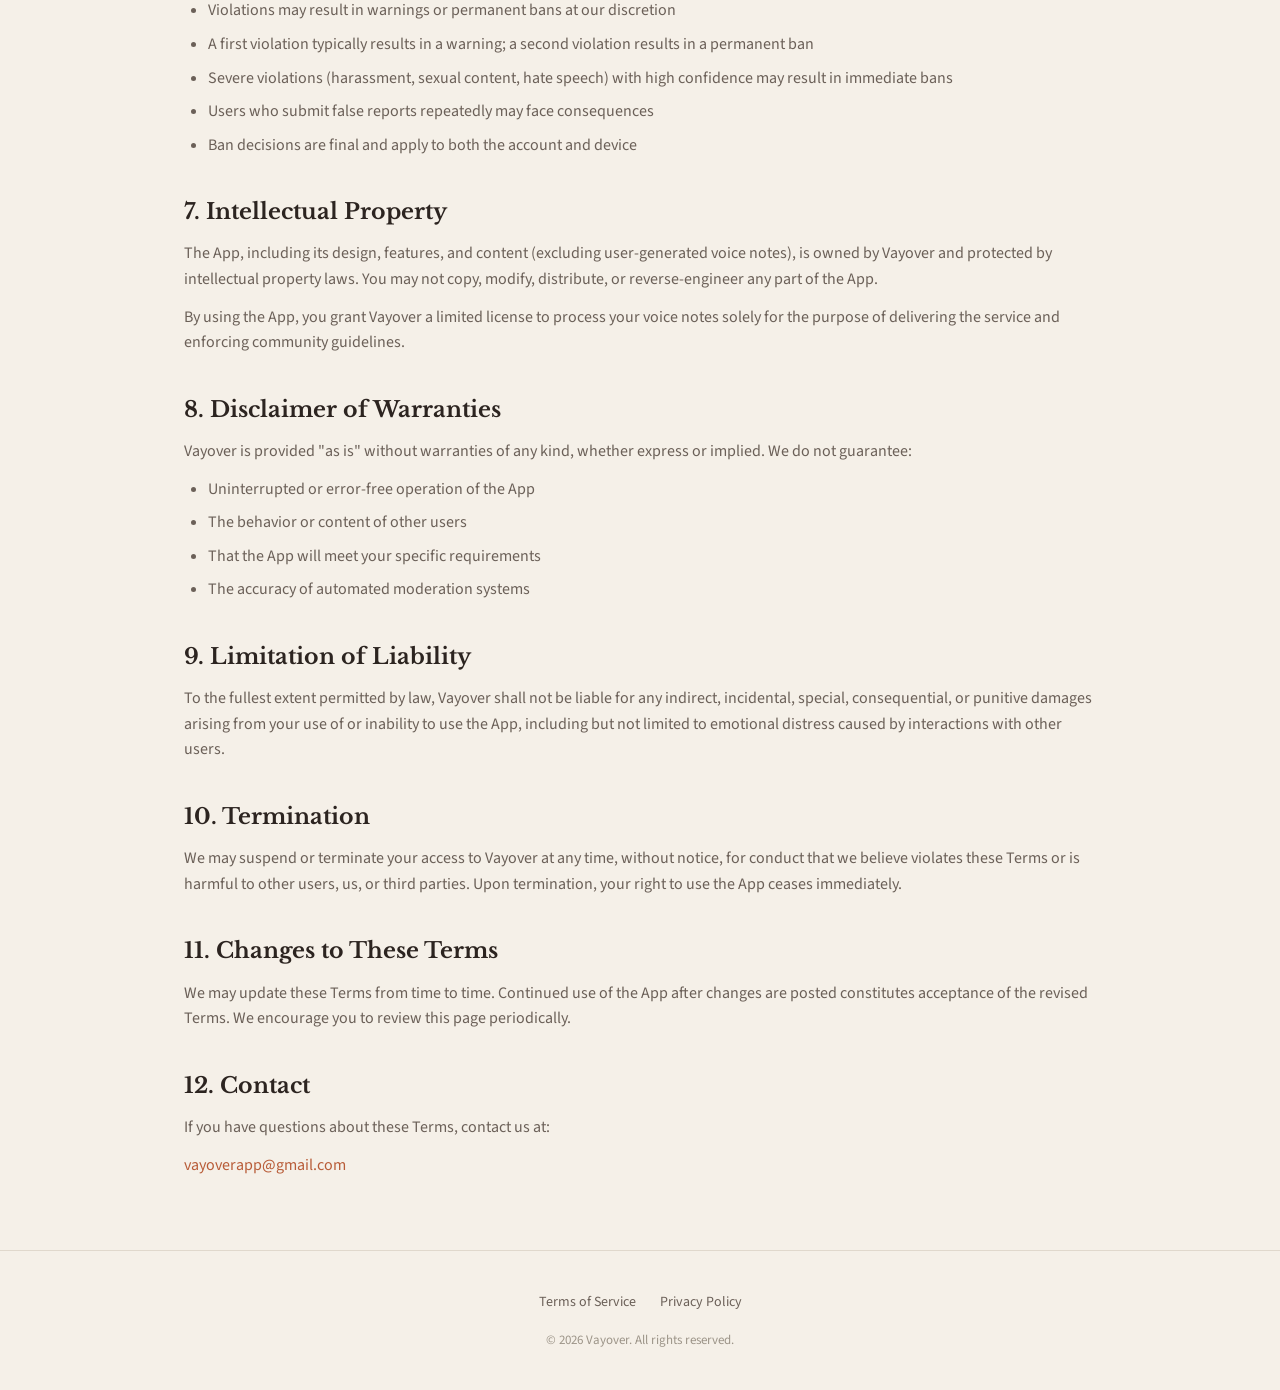
<file: terms.html>
<!DOCTYPE html>
<html lang="en">
<head>
  <meta charset="UTF-8">
  <meta name="viewport" content="width=device-width, initial-scale=1.0">
  <title>Terms of Service - Vayover</title>
  <link rel="icon" href="assets/icon.png" type="image/png">
  <link rel="stylesheet" href="assets/style.css">
</head>
<body>

  <nav class="nav">
    <div class="container">
      <a href="/" class="nav-brand">
        <img src="assets/logo.png" alt="Vayover">
        <span>Vayover</span>
      </a>
      <ul class="nav-links">
        <li><a href="terms.html">Terms</a></li>
        <li><a href="privacy.html">Privacy</a></li>
      </ul>
    </div>
  </nav>

  <section class="legal">
    <div class="container">
      <h1>Terms of Service</h1>
      <p class="last-updated">Last updated: May 7, 2026</p>

      <h2>1. Acceptance of Terms</h2>
      <p>By downloading, installing, or using Vayover ("the App"), you agree to be bound by these Terms of Service ("Terms"). If you do not agree to these Terms, do not use the App.</p>

      <h2>2. Eligibility</h2>
      <p>You must be at least 13 years of age to use Vayover. If you are under 18, you represent that your parent or legal guardian has reviewed and agreed to these Terms on your behalf. We reserve the right to terminate accounts that we believe are operated by users who do not meet the age requirement.</p>

      <h2>3. Account and Registration</h2>
      <p>To use Vayover, you must register using a valid phone number. You are responsible for maintaining the confidentiality of your account. You agree to:</p>
      <ul>
        <li>Provide accurate information during registration</li>
        <li>Not create more than one account</li>
        <li>Not share your account with others</li>
        <li>Notify us immediately of any unauthorized use of your account</li>
      </ul>

      <h2>4. How Vayover Works</h2>
      <p>Vayover is an anonymous voice-based conversation platform. Users are matched with other users for voice note exchanges. Key aspects of the service include:</p>
      <ul>
        <li>Conversations are conducted exclusively through voice notes</li>
        <li>Matching is anonymous - no personal identifying information is shared between users</li>
        <li>Sessions are limited in duration and number per day</li>
        <li>Users can report inappropriate content during conversations</li>
      </ul>

      <h2>5. Content Guidelines</h2>
      <p>You agree not to use Vayover to send voice notes that contain:</p>
      <ul>
        <li><strong>Harassment or bullying:</strong> Threats, intimidation, or targeted abuse of another user</li>
        <li><strong>Sexual content:</strong> Explicit sexual material, solicitation, or sexual harassment</li>
        <li><strong>Hate speech:</strong> Content promoting hatred based on race, ethnicity, religion, gender, sexual orientation, disability, or nationality</li>
        <li><strong>Spam:</strong> Repetitive, irrelevant, or promotional content</li>
        <li><strong>Illegal activity:</strong> Content promoting or facilitating illegal activities</li>
        <li><strong>Personal information:</strong> Sharing another person's private information without consent</li>
        <li><strong>Impersonation:</strong> Pretending to be another person or entity</li>
      </ul>

      <h2>6. Moderation and Enforcement</h2>
      <p>Vayover employs both automated systems and human moderators to enforce these guidelines:</p>
      <ul>
        <li>Users can report voice notes they believe violate our guidelines</li>
        <li>Reported content may be transcribed and analyzed for policy violations</li>
        <li>Violations may result in warnings or permanent bans at our discretion</li>
        <li>A first violation typically results in a warning; a second violation results in a permanent ban</li>
        <li>Severe violations (harassment, sexual content, hate speech) with high confidence may result in immediate bans</li>
        <li>Users who submit false reports repeatedly may face consequences</li>
        <li>Ban decisions are final and apply to both the account and device</li>
      </ul>

      <h2>7. Intellectual Property</h2>
      <p>The App, including its design, features, and content (excluding user-generated voice notes), is owned by Vayover and protected by intellectual property laws. You may not copy, modify, distribute, or reverse-engineer any part of the App.</p>
      <p>By using the App, you grant Vayover a limited license to process your voice notes solely for the purpose of delivering the service and enforcing community guidelines.</p>

      <h2>8. Disclaimer of Warranties</h2>
      <p>Vayover is provided "as is" without warranties of any kind, whether express or implied. We do not guarantee:</p>
      <ul>
        <li>Uninterrupted or error-free operation of the App</li>
        <li>The behavior or content of other users</li>
        <li>That the App will meet your specific requirements</li>
        <li>The accuracy of automated moderation systems</li>
      </ul>

      <h2>9. Limitation of Liability</h2>
      <p>To the fullest extent permitted by law, Vayover shall not be liable for any indirect, incidental, special, consequential, or punitive damages arising from your use of or inability to use the App, including but not limited to emotional distress caused by interactions with other users.</p>

      <h2>10. Termination</h2>
      <p>We may suspend or terminate your access to Vayover at any time, without notice, for conduct that we believe violates these Terms or is harmful to other users, us, or third parties. Upon termination, your right to use the App ceases immediately.</p>

      <h2>11. Changes to These Terms</h2>
      <p>We may update these Terms from time to time. Continued use of the App after changes are posted constitutes acceptance of the revised Terms. We encourage you to review this page periodically.</p>

      <h2>12. Contact</h2>
      <p>If you have questions about these Terms, contact us at:</p>
      <p><a href="mailto:vayoverapp@gmail.com">vayoverapp@gmail.com</a></p>
    </div>
  </section>

  <footer class="footer">
    <div class="container">
      <div class="footer-links">
        <a href="terms.html">Terms of Service</a>
        <a href="privacy.html">Privacy Policy</a>
      </div>
      <p class="footer-copy">&copy; 2026 Vayover. All rights reserved.</p>
    </div>
  </footer>

</body>
</html>
</file>
<file: assets/style.css>
@import url('https://fonts.googleapis.com/css2?family=Libre+Baskerville:wght@400;700&family=Source+Sans+3:wght@400;600;700&display=swap');

:root {
  --primary: #B85C38;
  --primary-light: #D4896A;
  --accent: #6B7F5E;
  --bg: #F5F0E8;
  --surface: #EDE7DB;
  --card: #FFFFFF;
  --text: #2C2420;
  --text-secondary: #6B6058;
  --text-muted: #9C9488;
  --border: #E0D8CC;
  --radius: 16px;
}

* {
  margin: 0;
  padding: 0;
  box-sizing: border-box;
}

html {
  scroll-behavior: smooth;
}

body {
  font-family: 'Source Sans 3', sans-serif;
  background: var(--bg);
  color: var(--text);
  line-height: 1.6;
  min-height: 100vh;
  overflow-x: hidden;
}

h1, h2, h3 {
  font-family: 'Libre Baskerville', serif;
  font-weight: 700;
}

a {
  color: var(--primary);
  text-decoration: none;
}

a:hover {
  text-decoration: underline;
}

.container {
  max-width: 960px;
  margin: 0 auto;
  padding: 0 24px;
}

/* Animations */
@keyframes fadeUp {
  from {
    opacity: 0;
    transform: translateY(30px);
  }
  to {
    opacity: 1;
    transform: translateY(0);
  }
}

@keyframes float {
  0%, 100% { transform: translateY(0px); }
  50% { transform: translateY(-8px); }
}

@keyframes pulse-glow {
  0%, 100% { opacity: 0.4; transform: scale(1); }
  50% { opacity: 0.7; transform: scale(1.05); }
}

.fade-up {
  animation: fadeUp 0.8s ease forwards;
  opacity: 0;
}

.delay-1 { animation-delay: 0.2s; }
.delay-2 { animation-delay: 0.4s; }

.scroll-reveal {
  opacity: 0;
  transform: translateY(30px);
  transition: opacity 0.6s ease, transform 0.6s ease;
}

.scroll-reveal.revealed {
  opacity: 1;
  transform: translateY(0);
}

/* Navigation */
.nav {
  padding: 20px 0;
  border-bottom: 1px solid var(--border);
  background: rgba(245, 240, 232, 0.9);
  backdrop-filter: blur(12px);
  -webkit-backdrop-filter: blur(12px);
  position: sticky;
  top: 0;
  z-index: 100;
}

.nav .container {
  display: flex;
  align-items: center;
  justify-content: space-between;
}

.nav-brand {
  display: flex;
  align-items: center;
  gap: 12px;
  text-decoration: none;
}

.nav-brand:hover {
  text-decoration: none;
}

.nav-brand:hover span {
  font-weight: 900;
}

.nav-brand img {
  height: 36px;
  width: auto;
}

.nav-brand span {
  font-family: 'Libre Baskerville', serif;
  font-size: 20px;
  font-weight: 700;
  color: var(--text);
  transition: font-weight 0.2s;
}

.nav-links {
  display: flex;
  gap: 24px;
  list-style: none;
}

.nav-links a {
  color: var(--text-secondary);
  font-weight: 600;
  font-size: 15px;
  transition: color 0.2s;
}

.nav-links a:hover {
  color: var(--primary);
  text-decoration: none;
}

/* Hero */
.hero-icon {
  width: 110px;
  height: 110px;
  border-radius: 28px;
  margin-bottom: 36px;
  box-shadow: 0 12px 40px rgba(184, 92, 56, 0.2);
  animation: float 3s ease-in-out infinite;
}

.hero h1 {
  font-size: 46px;
  margin-bottom: 20px;
  line-height: 1.2;
}

.hero p {
  font-size: 19px;
  max-width: 520px;
  margin: 0 auto 44px;
  line-height: 1.7;
}

.hero-buttons {
  display: flex;
  gap: 16px;
  justify-content: center;
  flex-wrap: wrap;
}

/* Buttons */
.btn {
  display: inline-flex;
  align-items: center;
  gap: 10px;
  padding: 15px 30px;
  border-radius: var(--radius);
  font-weight: 600;
  font-size: 16px;
  text-decoration: none;
  transition: transform 0.2s, box-shadow 0.2s, background 0.2s;
}

.btn:hover {
  transform: translateY(-3px);
  box-shadow: 0 8px 24px rgba(0, 0, 0, 0.12);
  text-decoration: none;
}

.btn:active {
  transform: translateY(-1px);
}

.btn-primary {
  background: var(--text);
  color: white;
}

.btn-primary:hover {
  background: #1a1512;
}

.btn svg {
  width: 22px;
  height: 22px;
}

/* Philosophy */
.philosophy {
  padding: 80px 0;
  background: var(--card);
  border-top: 1px solid var(--border);
  border-bottom: 1px solid var(--border);
}

.philosophy-content {
  max-width: 640px;
  margin: 0 auto;
  text-align: center;
}

.philosophy h2 {
  font-size: 28px;
  margin-bottom: 24px;
  color: var(--text);
  font-style: italic;
}

.philosophy p {
  font-size: 17px;
  color: var(--text-secondary);
  line-height: 1.8;
  margin-bottom: 16px;
}

.philosophy-highlight {
  font-size: 20px;
  font-weight: 700;
  color: var(--primary);
  margin: 28px 0;
  line-height: 1.6;
  font-family: 'Libre Baskerville', serif;
  font-style: italic;
}

/* How It Works */
.how-it-works {
  padding: 80px 0;
  background: var(--card);
  border-top: 1px solid var(--border);
  border-bottom: 1px solid var(--border);
}

.how-it-works h2 {
  text-align: center;
  font-size: 28px;
  margin-bottom: 48px;
}

.steps {
  display: flex;
  align-items: center;
  justify-content: center;
  gap: 0;
}

.step {
  text-align: center;
  flex: 1;
  max-width: 240px;
}

.step-number {
  width: 52px;
  height: 52px;
  border-radius: 50%;
  background: var(--primary);
  color: white;
  display: flex;
  align-items: center;
  justify-content: center;
  font-size: 22px;
  font-weight: 700;
  margin: 0 auto 16px;
  box-shadow: 0 4px 16px rgba(184, 92, 56, 0.25);
}

.step h3 {
  font-size: 17px;
  margin-bottom: 8px;
  font-family: 'Source Sans 3', sans-serif;
  font-weight: 700;
}

.step p {
  color: var(--text-secondary);
  font-size: 14px;
  line-height: 1.5;
}

.step-connector {
  width: 60px;
  height: 2px;
  background: linear-gradient(90deg, var(--border), var(--primary-light), var(--border));
  flex-shrink: 0;
}

/* Features */
.features {
  padding: 80px 0;
}

.features h2 {
  text-align: center;
  font-size: 28px;
  margin-bottom: 48px;
}

.features-grid {
  display: grid;
  grid-template-columns: repeat(auto-fit, minmax(220px, 1fr));
  gap: 20px;
}

.feature-card {
  background: var(--card);
  border: 1px solid var(--border);
  border-radius: var(--radius);
  padding: 28px 24px;
  text-align: center;
  transition: transform 0.3s ease, box-shadow 0.3s ease, border-color 0.3s ease;
}

.feature-card:hover {
  transform: translateY(-4px);
  box-shadow: 0 12px 32px rgba(44, 36, 32, 0.06);
  border-color: var(--primary-light);
}

.feature-card .icon {
  width: 52px;
  height: 52px;
  margin: 0 auto 16px;
  background: var(--surface);
  border-radius: 14px;
  display: flex;
  align-items: center;
  justify-content: center;
  font-size: 26px;
  transition: transform 0.3s ease;
  color: var(--primary);
}

.feature-card .icon svg {
  width: 26px;
  height: 26px;
}

.feature-card:hover .icon {
  transform: scale(1.1);
}

.feature-card h3 {
  font-size: 16px;
  margin-bottom: 8px;
  font-family: 'Source Sans 3', sans-serif;
  font-weight: 700;
}

.feature-card p {
  color: var(--text-secondary);
  font-size: 14px;
  line-height: 1.5;
}

/* Stats */
.stats-section {
  padding: 60px 0;
  background: var(--text);
  color: white;
}

.stats-grid {
  display: grid;
  grid-template-columns: repeat(3, 1fr);
  gap: 32px;
  text-align: center;
}

.stat {
  display: flex;
  flex-direction: column;
  align-items: center;
}

.stat-number {
  font-size: 48px;
  font-weight: 700;
  font-family: 'Libre Baskerville', serif;
  color: var(--primary-light);
}

.stat-suffix {
  font-size: 48px;
  font-weight: 700;
  font-family: 'Libre Baskerville', serif;
  color: var(--primary-light);
}

.stat-label {
  font-size: 14px;
  color: rgba(255, 255, 255, 0.7);
  margin-top: 4px;
  font-weight: 600;
  text-transform: uppercase;
  letter-spacing: 1px;
}

/* Safety Banner */
.safety-banner {
  padding: 80px 0;
  background: var(--card);
  border-top: 1px solid var(--border);
  border-bottom: 1px solid var(--border);
}

.safety-banner h2 {
  text-align: center;
  font-size: 30px;
  margin-bottom: 12px;
  color: var(--text);
}

.safety-lead {
  text-align: center;
  font-size: 18px;
  color: var(--text-secondary);
  max-width: 600px;
  margin: 0 auto 48px;
  line-height: 1.7;
}

.safety-points {
  display: grid;
  grid-template-columns: repeat(auto-fit, minmax(280px, 1fr));
  gap: 28px;
}

.safety-point {
  display: flex;
  gap: 16px;
  align-items: flex-start;
  padding: 20px;
  border-radius: var(--radius);
  transition: background 0.3s ease;
}

.safety-point:hover {
  background: var(--surface);
}

.safety-icon {
  font-size: 28px;
  flex-shrink: 0;
  width: 52px;
  height: 52px;
  display: flex;
  align-items: center;
  justify-content: center;
  background: var(--surface);
  border-radius: 14px;
  transition: transform 0.3s ease;
  color: var(--primary);
}

.safety-icon svg {
  width: 24px;
  height: 24px;
}

.safety-point:hover .safety-icon {
  transform: scale(1.1);
}

.safety-point h4 {
  font-size: 16px;
  font-weight: 700;
  margin-bottom: 4px;
  color: var(--text);
}

.safety-point p {
  font-size: 14px;
  color: var(--text-secondary);
  line-height: 1.5;
}

/* Hero with background image */
.hero {
  position: relative;
  padding: 120px 0 100px;
  text-align: center;
  overflow: hidden;
  min-height: 90vh;
  display: flex;
  align-items: center;
}

.hero-bg {
  position: absolute;
  inset: 0;
  z-index: 0;
}

.hero-bg img {
  width: 100%;
  height: 100%;
  object-fit: cover;
  filter: brightness(0.35);
}

.hero-content {
  position: relative;
  z-index: 2;
}

.hero h1 {
  color: #fff;
}

.hero p {
  color: rgba(255, 255, 255, 0.85);
}

/* Philosophy layout */
.philosophy-layout {
  display: grid;
  grid-template-columns: 1fr 1.2fr;
  gap: 48px;
  align-items: center;
}

.philosophy-image {
  border-radius: var(--radius);
  overflow: hidden;
  box-shadow: 0 16px 48px rgba(44, 36, 32, 0.12);
}

.philosophy-image img {
  width: 100%;
  height: 100%;
  object-fit: cover;
  display: block;
}

.philosophy-layout .philosophy-content {
  text-align: left;
}

/* Image break */
.image-break {
  position: relative;
  height: 400px;
  overflow: hidden;
}

.image-break img {
  width: 100%;
  height: 100%;
  object-fit: cover;
}

.image-break-overlay {
  position: absolute;
  inset: 0;
  background: rgba(0, 0, 0, 0.55);
  display: flex;
  align-items: center;
  justify-content: center;
  padding: 24px;
}

.image-break-overlay p {
  color: #fff;
  font-family: 'Libre Baskerville', serif;
  font-size: 24px;
  font-style: italic;
  max-width: 600px;
  text-align: center;
  line-height: 1.6;
}

/* CTA Section */
.cta-section {
  position: relative;
  padding: 100px 0;
  text-align: center;
  overflow: hidden;
}

.cta-bg {
  position: absolute;
  inset: 0;
  z-index: 0;
}

.cta-bg img {
  width: 100%;
  height: 100%;
  object-fit: cover;
  filter: brightness(0.3);
}

.cta-content {
  position: relative;
  z-index: 2;
}

.cta-section h2 {
  font-size: 32px;
  margin-bottom: 12px;
  color: #fff;
}

.cta-section p {
  font-size: 18px;
  color: rgba(255, 255, 255, 0.8);
  margin-bottom: 32px;
}

/* Light button for dark backgrounds */
.btn-light {
  background: #fff;
  color: var(--text);
}

.btn-light:hover {
  background: var(--surface);
}

/* Footer */
.footer {
  padding: 40px 0;
  border-top: 1px solid var(--border);
  text-align: center;
}

.footer-links {
  display: flex;
  gap: 24px;
  justify-content: center;
  margin-bottom: 16px;
  flex-wrap: wrap;
}

.footer-links a {
  color: var(--text-secondary);
  font-size: 14px;
}

.footer-copy {
  color: var(--text-muted);
  font-size: 13px;
}

/* Legal pages */
.legal {
  padding: 60px 0;
}

.legal h1 {
  font-size: 32px;
  margin-bottom: 8px;
}

.legal .last-updated {
  color: var(--text-muted);
  font-size: 14px;
  margin-bottom: 40px;
}

.legal h2 {
  font-size: 22px;
  margin: 36px 0 12px;
  color: var(--text);
}

.legal p, .legal li {
  color: var(--text-secondary);
  margin-bottom: 12px;
  font-size: 16px;
}

.legal ul, .legal ol {
  padding-left: 24px;
  margin-bottom: 16px;
}

.legal li {
  margin-bottom: 8px;
}

/* Responsive */
@media (max-width: 768px) {
  .hero {
    min-height: 70vh;
    padding: 80px 0 60px;
  }

  .hero h1 {
    font-size: 28px;
  }

  .hero p {
    font-size: 16px;
  }

  .hero-buttons {
    flex-direction: column;
    align-items: center;
  }

  .nav-links {
    gap: 16px;
  }

  .features-grid {
    grid-template-columns: 1fr;
  }

  .steps {
    flex-direction: column;
    gap: 8px;
  }

  .step-connector {
    width: 2px;
    height: 32px;
    background: linear-gradient(180deg, var(--border), var(--primary-light), var(--border));
  }

  .stats-grid {
    grid-template-columns: 1fr;
    gap: 24px;
  }

  .stat-number, .stat-suffix {
    font-size: 36px;
  }

  .philosophy-layout {
    grid-template-columns: 1fr;
    gap: 32px;
  }

  .philosophy-image {
    max-height: 280px;
  }

  .philosophy-layout .philosophy-content {
    text-align: center;
  }

  .image-break {
    height: 280px;
  }

  .image-break-overlay p {
    font-size: 18px;
  }
}
</file>
